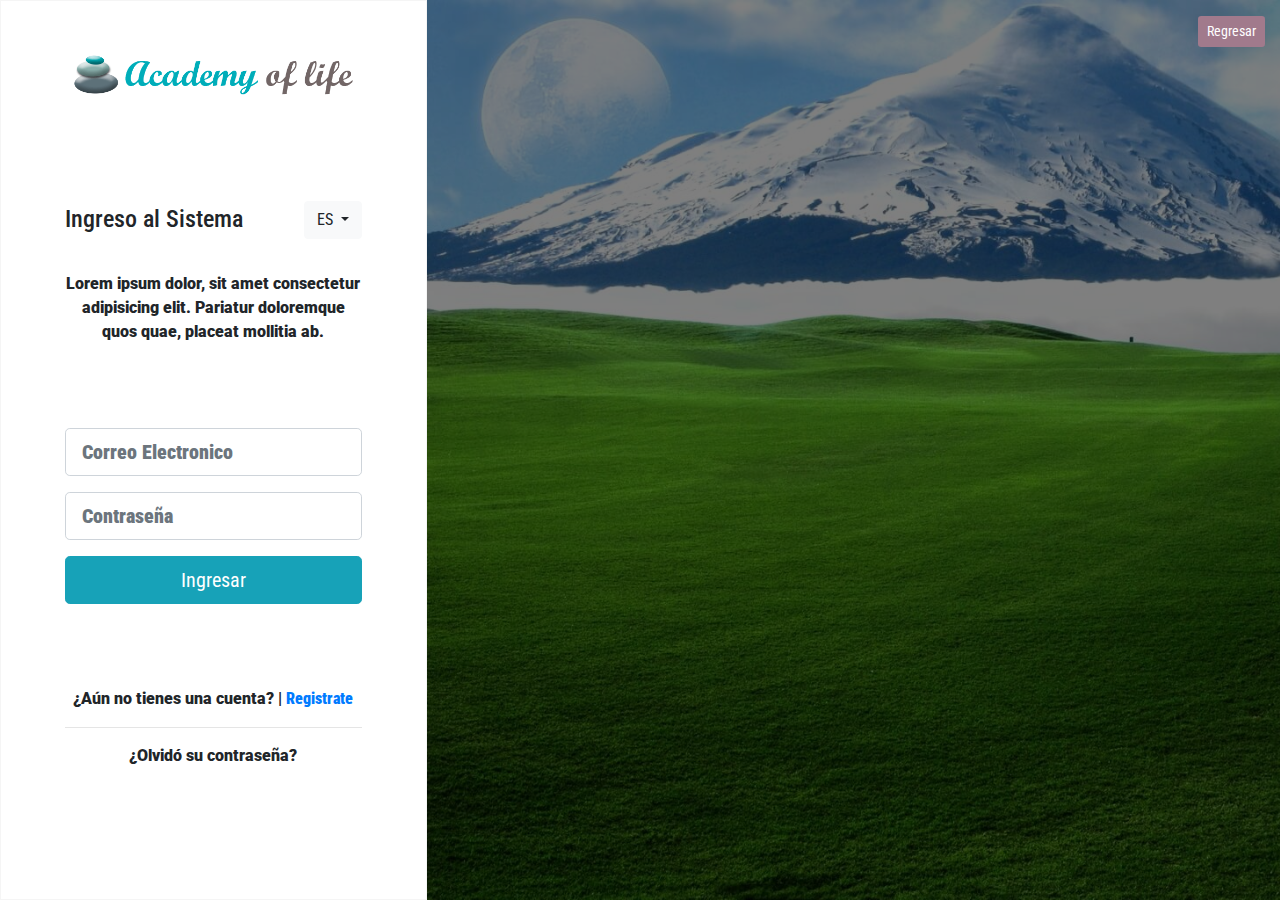
<file: ingresar.html>
<!DOCTYPE html>
<html lang="es">
<head>
	<meta charset="UTF-8">
	<meta name="viewport" content="width=device-width, initial-scale=1">
	<title>Academy of life | Ingresar</title>
	<link rel="icon" href="img/icono.png">
	<!--=====================================
	VÍNCULOS CSS
	======================================-->

	<!-- Latest compiled and minified CSS -->
	<link rel="stylesheet" href="https://maxcdn.bootstrapcdn.com/bootstrap/4.1.0/css/bootstrap.min.css">

	<!-- Font Awesome -->
	<link rel="stylesheet" href="https://use.fontawesome.com/releases/v5.7.2/css/all.css" integrity="sha384-fnmOCqbTlWIlj8LyTjo7mOUStjsKC4pOpQbqyi7RrhN7udi9RwhKkMHpvLbHG9Sr" crossorigin="anonymous">

	<!-- Fuente Open Sans -->
	<link href="https://fonts.googleapis.com/css?family=Roboto+Condensed|Roboto:100|Grand+Hotel" rel="stylesheet">

	<!-- Hoja Estilo Personalizada -->
    <link rel="stylesheet" href="css/style.css">
    <!-- Hoja de Estilo de la Página Ingresar -->
    <link rel="stylesheet" href="css/ingresar.css">

</head>

<body>

    <section class="contenedor">
        <div class="container-fluid h-100 px-md-0">
            <div class="row h-100 justify-content-center contenido mx-md-0">
                <!-- COLUMNA LOGIN -->
                <div class="col-12 col-md-6 col-lg-4 login p-4 p-sm-5">
                   
                    <div class="row h-100 aling-items-center p-sm-4 p-md-0 px-xl-3">
                         <!-- LOGO -->
                        <div class="col-12">
                            <a href="index.html">
                                <img src="img/logo-positivo.png" alt="Logo de Academy of life" class="img-fluid">
                            </a>
                        </div>
                        <!-- TTITULO E IDIOMA -->
                        <div class="col-12 d-flex align-items-center justify-content-between">
                            <!-- TITULO -->
                            <h4 class="d-inline-block mb-0">Ingreso al Sistema</h4>
                            <!-- IDIOMA -->
                            <div class="dropdown d-inline-block">
                                <button class="btn btn-light dropdown-toggle"
                                        type="button" id="dropdownIdioma" data-toggle="dropdown"
                                        aria-haspopup="true" aria-expanded="false">
                                ES
                                </button>
                                <div class="dropdown-menu" aria-labelledby="dropdownIdioma">
                                <a class="dropdown-item" href="#!">EN</a>
                                </div>
                            </div>
                        </div>
                        <!-- MENSAJE DE BIENVENIDA -->
                        <div class="col-12">
                            <p class="text-center">Lorem ipsum dolor, sit amet consectetur adipisicing elit. Pariatur doloremque quos quae, placeat mollitia ab.</p>
                        </div>
                        <!-- FORMULARIO -->
                        <div class="col-12">
                            <form action="#">
                                <div class="form-group">
                                    <label for="correoElectronico" class="sr-only">Correo Electronico</label>
                                    <input type="email" name="correoElectronico" id="correoElectronico" class="form-control form-control-lg" placeholder="Correo Electronico">
                                </div>
                                <div class="form-group">
                                    <label for="password" class="sr-only">Password</label>
                                    <input type="password" name="password" id="password" class="form-control form-control-lg" placeholder="Contraseña">
                                </div>
                                <div class="form-group">
                                    <a href="#" class="btn btn-info btn-block btn-lg">Ingresar</a>
                                </div>
                            </form>
                        </div>
                        <!-- REGISTRATE Y OLVIDO SU CONTRASEÑA -->
                        <div class="col-12 text-center">
                            <p>¿Aún no tienes una cuenta? | <a href="registrar.html">Registrate</a></p>
                            <hr>
                            <p>¿Olvidó su contraseña?</p>
                        </div>
                    </div>

                </div>
                <!-- COLUMNA IMAGEN -->
                <div class="col-12 col-lg-8 imagen h-100 d-none d-lg-block">
                    <div class="row h-100 d-flex flex-column justify-content-between align-content-end">
                        <!-- BOTON REGRESAR -->
                        <div class="col-4 my-3">
                            <a href="index.html" class="btn btnVioleta btn-sm float-right">Regresar</a>
                        </div>
                        <!-- REDES SOCIALES -->
                        <div class="col-4 d-flex align-items-end my-3">
                            <nav class="redesSociales w-100">
                                <ul class="list-unstyled m-0 d-flex justify-content-around">
                                    <li><a href="#"><i class="fab fa-facebook-f lead text-white"></i></a></li>
                                    <li><a href="#"><i class="fab fa-instagram lead text-white"></i></a></li>
                                    <li><a href="#"><i class="fab fa-linkedin lead text-white"></i></a></li>
                                    <li><a href="#"><i class="fab fa-twitter lead text-white"></i></a></li>
                                    <li><a href="#"><i class="fab fa-youtube lead text-white"></i></a></li>
                                </ul>
                            </nav>
                        </div>
                    </div>
                </div>
            </div>
        </div>
    </section>

	<!--=====================================
				VÍNCULOS JAVASCRIPT
	======================================-->

	<!-- jQuery library -->
	<script src="https://ajax.googleapis.com/ajax/libs/jquery/3.3.1/jquery.min.js"></script>

	<!-- Popper JS -->
	<script src="https://cdnjs.cloudflare.com/ajax/libs/popper.js/1.14.0/umd/popper.min.js"></script>

	<!-- Latest compiled JavaScript -->
	<script src="https://maxcdn.bootstrapcdn.com/bootstrap/4.1.0/js/bootstrap.min.js"></script>

	<!-- https://easings.net/es# -->
	<script src="js/plugins/jquery.easing.js"></script>

	<!-- https://markgoodyear.com/labs/scrollup/ -->
	<script src="js/plugins/scrollUP.js"></script>

	<!-- https://www.jqueryscript.net/loading/Handle-Loading-Progress-jQuery-Nite-Preloader.html -->
	<script src="js/plugins/jquery.nite.preloader.js"></script>

	<script src="js/script.js"></script>

</body>

</html>
</file>
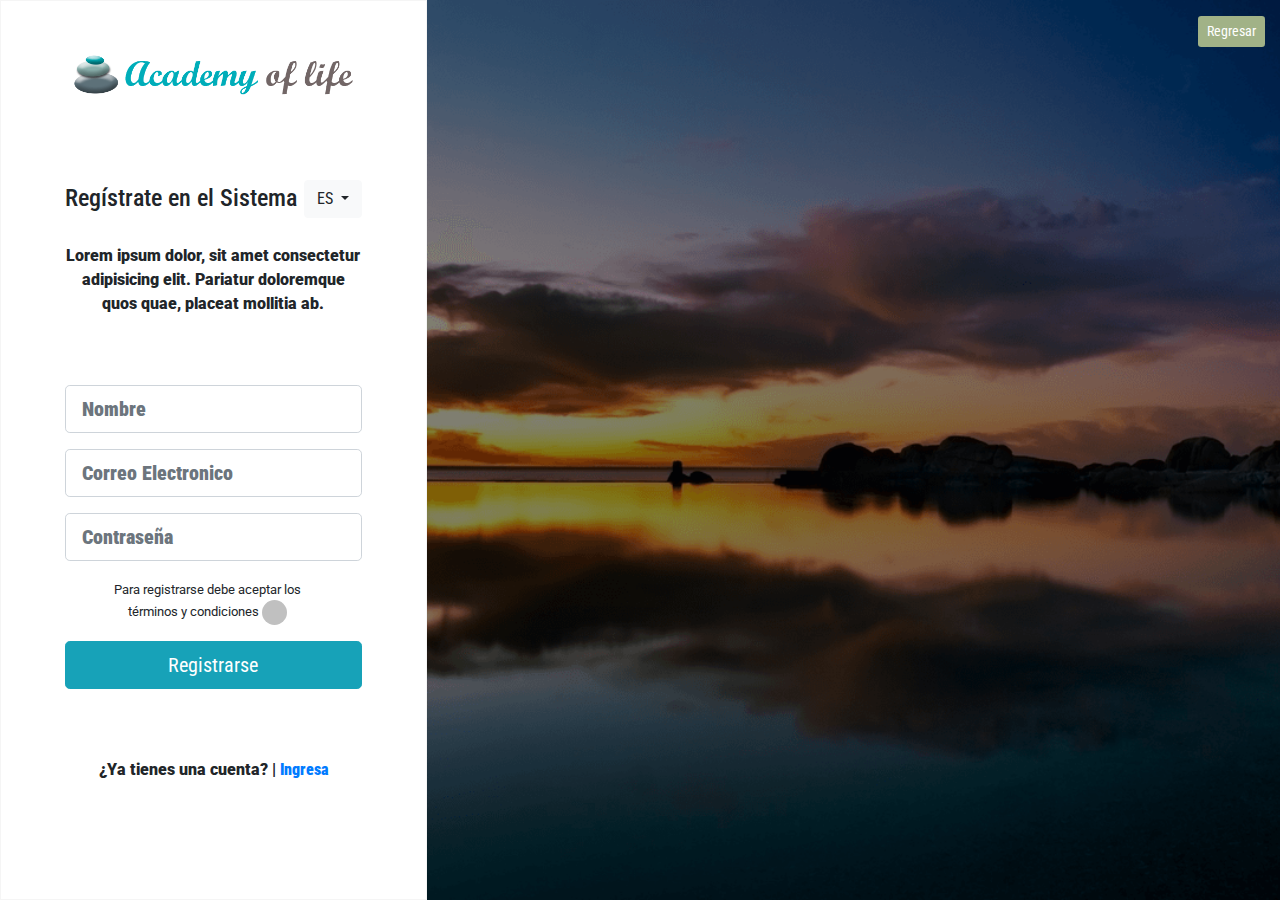
<file: registrar.html>
<!DOCTYPE html>
<html lang="es">
<head>
	<meta charset="UTF-8">
	<meta name="viewport" content="width=device-width, initial-scale=1">
	<title>Academy of life | Registrar</title>
	<link rel="icon" href="img/icono.png">
	<!--=====================================
	VÍNCULOS CSS
	======================================-->

	<!-- Latest compiled and minified CSS -->
	<link rel="stylesheet" href="https://maxcdn.bootstrapcdn.com/bootstrap/4.1.0/css/bootstrap.min.css">

	<!-- Font Awesome -->
	<link rel="stylesheet" href="https://use.fontawesome.com/releases/v5.7.2/css/all.css" integrity="sha384-fnmOCqbTlWIlj8LyTjo7mOUStjsKC4pOpQbqyi7RrhN7udi9RwhKkMHpvLbHG9Sr" crossorigin="anonymous">

	<!-- Fuente Open Sans -->
	<link href="https://fonts.googleapis.com/css?family=Roboto+Condensed|Roboto:100|Grand+Hotel" rel="stylesheet">

	<!-- Hoja Estilo Personalizada -->
    <link rel="stylesheet" href="css/style.css">
    <!-- Hoja de Estilo de la Página Registrar -->
    <link rel="stylesheet" href="css/registrar.css">

</head>

<body>

    <section class="contenedor">
        <div class="container-fluid h-100 px-md-0">
            <div class="row h-100 justify-content-center contenido mx-md-0">
                <!-- COLUMNA LOGIN -->
                <div class="col-12 col-md-6 col-lg-4 login p-4 p-sm-5">
                   
                    <div class="row h-100 aling-items-center p-sm-4 p-md-0 px-xl-3">
                         <!-- LOGO -->
                        <div class="col-12">
                            <a href="index.html">
                                <img src="img/logo-positivo.png" alt="Logo de Academy of life" class="img-fluid">
                            </a>
                        </div>
                        <!-- TTITULO E IDIOMA -->
                        <div class="col-12 d-flex align-items-center justify-content-between">
                            <!-- TITULO -->
                            <h4 class="d-inline-block mb-0">Regístrate en el Sistema</h4>
                            <!-- IDIOMA -->
                            <div class="dropdown d-inline-block">
                                <button class="btn btn-light dropdown-toggle"
                                        type="button" id="dropdownIdioma" data-toggle="dropdown"
                                        aria-haspopup="true" aria-expanded="false">
                                ES
                                </button>
                                <div class="dropdown-menu" aria-labelledby="dropdownIdioma">
                                <a class="dropdown-item" href="#!">EN</a>
                                </div>
                            </div>
                        </div>
                        <!-- MENSAJE DE BIENVENIDA -->
                        <div class="col-12">
                            <p class="text-center">Lorem ipsum dolor, sit amet consectetur adipisicing elit. Pariatur doloremque quos quae, placeat mollitia ab.</p>
                        </div>
                        <!-- FORMULARIO -->
                        <div class="col-12">
                            <form action="#">
                                <div class="form-group">
                                    <label for="nombre" class="sr-only">Nombre</label>
                                    <input type="text" name="nombre" id="nombre" class="form-control form-control-lg" placeholder="Nombre">
                                </div>
                                <div class="form-group">
                                    <label for="correoElectronico" class="sr-only">Correo Electronico</label>
                                    <input type="email" name="correoElectronico" id="correoElectronico" class="form-control form-control-lg" placeholder="Correo Electronico">
                                </div>
                                <div class="form-group">
                                    <label for="password" class="sr-only">Password</label>
                                    <input type="password" name="password" id="password" class="form-control form-control-lg" placeholder="Contraseña">
                                </div>
                                <div class="form-check-inline text-right mb-3">
                                    <input type="checkbox" id="terminos" class="form-check-input">
                                    <label class="form-check-label small text-center mx-lg-4" for="terminos">
                                    Para registrarse debe aceptar los términos y condiciones <span></span>
                                    </label>
                                </div>
                                <div class="form-group">
                                    <a href="#" class="btn btn-info btn-block btn-lg">Registrarse</a>
                                </div>
                            </form>
                        </div>
                        <!-- REGISTRATE Y OLVIDO SU CONTRASEÑA -->
                        <div class="col-12 text-center">
                            <p>¿Ya tienes una cuenta? | <a href="ingresar.html">Ingresa</a></p>
                        </div>
                    </div>

                </div>
                <!-- COLUMNA IMAGEN -->
                <div class="col-12 col-lg-8 imagen h-100 d-none d-lg-block">
                    <div class="row h-100 d-flex flex-column justify-content-between align-content-end">
                        <!-- BOTON REGRESAR -->
                        <div class="col-4 my-3">
                            <a href="index.html" class="btn btnVerde btn-sm float-right">Regresar</a>
                        </div>
                        <!-- REDES SOCIALES -->
                        <div class="col-4 d-flex align-items-end my-3">
                            <nav class="redesSociales w-100">
                                <ul class="list-unstyled m-0 d-flex justify-content-around">
                                    <li><a href="#"><i class="fab fa-facebook-f lead text-white"></i></a></li>
                                    <li><a href="#"><i class="fab fa-instagram lead text-white"></i></a></li>
                                    <li><a href="#"><i class="fab fa-linkedin lead text-white"></i></a></li>
                                    <li><a href="#"><i class="fab fa-twitter lead text-white"></i></a></li>
                                    <li><a href="#"><i class="fab fa-youtube lead text-white"></i></a></li>
                                </ul>
                            </nav>
                        </div>
                    </div>
                </div>
            </div>
        </div>
    </section>

	<!--=====================================
				VÍNCULOS JAVASCRIPT
	======================================-->

	<!-- jQuery library -->
	<script src="https://ajax.googleapis.com/ajax/libs/jquery/3.3.1/jquery.min.js"></script>

	<!-- Popper JS -->
	<script src="https://cdnjs.cloudflare.com/ajax/libs/popper.js/1.14.0/umd/popper.min.js"></script>

	<!-- Latest compiled JavaScript -->
	<script src="https://maxcdn.bootstrapcdn.com/bootstrap/4.1.0/js/bootstrap.min.js"></script>

	<!-- https://easings.net/es# -->
	<script src="js/plugins/jquery.easing.js"></script>

	<!-- https://markgoodyear.com/labs/scrollup/ -->
	<script src="js/plugins/scrollUP.js"></script>

	<!-- https://www.jqueryscript.net/loading/Handle-Loading-Progress-jQuery-Nite-Preloader.html -->
	<script src="js/plugins/jquery.nite.preloader.js"></script>

	<script src="js/script.js"></script>

</body>

</html>
</file>
<file: css/style.css>
/*=============================================
GLOBAL
=============================================*/
* {
  font-family: "Roboto", sans-serif;
  font-weight: 900;
}

a, h1, h2, h3, h4, h5, h6, button, select, option, .input-group, input, .input-group-text, textarea, .nav-link {
  font-family: "Roboto Condensed", sans-serif;
}

ul, ol {
  list-style: none;
}

a:visited, a:link, a:focus, a:hover, a:active {
  list-style: none;
  text-decoration: none;
}

.dropdown-menu {
  min-width: 0% !important;
  padding: 0 !important;
  font-size: 12px !important;
}

.dropdown-item {
  padding: 8px 18px !important;
  color: black !important;
  font-weight: 500 !important;
}

body {
  position: relative;
}

html {
  scroll-behavior: smooth;
}

/*=============================================
ESTILOS A .cabezera
=============================================*/
.cabezera {
  position: fixed;
  width: 100%;
  z-index: 2;
  background-color: rgba(0, 0, 0, 0.1);
}
.cabezera .idiomaLoginRegistro {
  text-align: center;
}
.cabezera .menuDeNavegacion li {
  cursor: pointer;
}
.cabezera .menuDeNavegacion li:hover {
  border-bottom: 3px solid white;
}
.cabezera .idiomaLoginRegistro button {
  font-size: 0.75rem;
}

/*=============================================
ESTILOS A .menuPrincipalMovil
=============================================*/
.menuPrincipalMovil {
  display: none;
  position: fixed;
  top: 0rem;
  left: -50rem;
  width: 100%;
  height: 100vh;
  z-index: 3;
  background-color: black;
  opacity: 0;
  transition: all 0.5s ease;
}
.menuPrincipalMovil .menuDeNavegacionMovil li {
  background-color: #5D7179;
  border: 1px solid #222222;
}

/*=============================================
ESTILOS A .hero
=============================================*/
.hero {
  position: relative;
}
.hero .filtro {
  position: absolute;
  top: 0;
  left: 0;
  width: 100%;
  height: 100%;
  background-image: url(../img/fondo_movil.png);
  background-size: cover;
}
.hero .filtro::after {
  content: "";
  position: absolute;
  top: 0;
  left: 0;
  width: 100%;
  height: inherit;
  background-color: rgba(0, 0, 0, 0.4);
}
.hero .tituloPrincipal {
  font-size: 2rem !important;
  font-family: "Grand Hotel", cursive;
  color: white;
}
.hero .icono {
  position: absolute;
  left: 50%;
  transform: translate(-50%, 10%);
}
.hero .icono i {
  height: 5rem;
  width: 5rem;
  display: flex;
  align-items: center;
  justify-content: center;
  font-size: 2rem;
  color: white;
  border-radius: 50%;
}
.hero .bgBlanco {
  background-color: white;
}

/*=============================================
ESTILOS A .nosotros
=============================================*/
.nosotros {
  background-color: #f7f8f8;
}
.nosotros i {
  display: flex;
  align-items: center;
  justify-content: center;
  font-size: 3rem;
  height: 8rem;
  width: 8rem;
  color: white;
  margin: 0 auto;
}
.nosotros .fa-users {
  background-color: #5d7179;
}
.nosotros .fa-graduation-cap {
  background-color: #a17a8c;
}
.nosotros .fa-laptop {
  background-color: #c1aa92;
}
.nosotros .fa-check {
  background-color: #a1b287;
}

/*=============================================
ESTILOS A .testimonios
=============================================*/
.testimonios {
  text-align: center;
}
.testimonios p {
  text-align: left;
}
.testimonios .imagen {
  overflow: hidden;
}
.testimonios img {
  transition: all 0.5s ease;
}
.testimonios img:hover {
  transform: scale(1.2);
}

/*=============================================
ESTILOS A .planes
=============================================*/
.planes {
  background-color: #5d7179;
}
.planes .precio {
  font-size: 2rem;
  font-weight: bold;
}

/*=============================================
ESTILOS A .faqMovil
=============================================*/
.faqMovil .headerCard, .faqEscritorio .headerCard {
  padding: 1.2rem;
  background-color: #b07b8f;
  color: white;
  text-align: center;
  border-radius: 1rem 1rem 0 0;
  position: relative;
}
.faqMovil .headerCard::before, .faqEscritorio .headerCard::before {
  content: "";
  position: absolute;
  width: 35px;
  height: 35px;
  top: 0;
  left: 10%;
  background-color: #b07b8f;
  transform: rotate(45deg) translate(-20%, -50%);
}

/*=============================================
ESTILOS A .faqEscritorio
=============================================*/
.faqEscritorio i {
  transition: all 0.3s ease;
}
.faqEscritorio .active {
  color: #b07b8f;
  font-size: 1.3rem;
}

/*=============================================
ESTILOS A .pieDePagina
=============================================*/
.pieDePagina {
  background-color: #343A40;
}
.pieDePagina .visitanos {
  background-color: #bea890;
}
.pieDePagina .visitanos .titulo {
  font-size: 2.2rem;
}

/*=============================================
ESTILOS A #scrollUP
=============================================*/
#scrollUP {
  display: none;
}
#scrollUP a {
  position: fixed;
  z-index: 100;
  width: 50px;
  height: 50px;
  border-radius: 50%;
  background-image: url(../img/flecha.jpg);
  background-color: black;
  bottom: 2%;
  right: 2%;
}

/*=============================================
            MEDIAS QUERYS
=============================================*/
@media (min-width: 576px) {
  .cabezera .logo .fa-bars {
    font-size: 1.8rem;
  }
  .cabezera .idiomaLoginRegistro {
    text-align: end;
  }
  .cabezera .idiomaLoginRegistro button {
    font-size: 1rem;
  }

  .menuPrincipalMovil .iconoCerrarYRedesSociales .fa-times {
    font-size: 1.8rem;
  }

  .pieDePagina .redesSociales ul {
    width: 75%;
    margin: 0 auto !important;
  }
}
@media (min-width: 768px) {
  .cabezera .logo .fa-bars {
    font-size: 2rem;
  }
  .cabezera .idiomaLoginRegistro {
    text-align: end;
  }
  .cabezera .idiomaLoginRegistro button {
    font-size: 1.1rem;
  }

  .pieDePagina .redesSociales ul {
    width: 50%;
    margin: 0 auto !important;
  }
}
@media (min-width: 992px) {
  .cabezera .idiomaLoginRegistro {
    text-align: end;
  }
  .cabezera .idiomaLoginRegistro button {
    font-size: 0.8rem;
  }

  .hero {
    height: 100vh;
    overflow: hidden;
    position: relative;
  }
  .hero .tituloPrincipal {
    font-size: 3rem !important;
    font-family: "Grand Hotel", cursive;
    color: white;
  }
  .hero .filtro {
    position: absolute;
    top: 0;
    left: 0;
    width: 100%;
    height: inherit;
    background-image: url(../img/filtro.png);
    background-repeat: repeat;
    background-size: auto;
  }
  .hero .filtro::after {
    background-color: transparent;
  }
  .hero .tarjetas {
    position: absolute;
    width: 100%;
    height: 100%;
    top: 0;
    left: 0;
  }

  .pieDePagina .visitanos {
    padding: 6.8rem 2.5rem !important;
    margin-top: -5rem;
  }
  .pieDePagina .redesSociales ul {
    width: 100%;
    margin: 0 auto !important;
  }
}

/*# sourceMappingURL=style.css.map */
</file>
<file: css/ingresar.css>
.contenedor {
  height: 100vh;
}
.contenedor .imagen {
  background-image: url(../img/monte.jpg);
  height: 100%;
  width: 100%;
  background-repeat: no-repeat;
  background-size: cover;
}
.contenedor .imagen::before {
  content: "";
  position: absolute;
  top: 0;
  left: 0;
  width: 100%;
  height: 100%;
  background-color: rgba(0, 0, 0, 0.5);
}
.contenedor .btnVioleta {
  background-color: #A17A8C;
  color: white;
}

@media (min-width: 768px) {
  .contenedor .contenido {
    background-image: url(../img/monte.jpg);
    height: 100%;
    width: 100%;
    background-repeat: no-repeat;
    background-size: cover;
  }
  .contenedor .contenido::before {
    content: "";
    position: absolute;
    top: 0;
    left: 0;
    width: 100%;
    height: 100%;
    background-color: rgba(0, 0, 0, 0.5);
  }
  .contenedor .contenido .login {
    background-color: white;
    border: 1px solid whitesmoke;
  }
}

/*# sourceMappingURL=ingresar.css.map */
</file>
<file: css/registrar.css>
input[type=checkbox] {
  display: none;
}

label[for=terminos] span {
  display: inline-block;
  width: 25px;
  height: 25px;
  background: silver;
  vertical-align: middle;
  border-radius: 100%;
}

input[type=checkbox]:checked + label[for=terminos] span {
  background: url(../img/check.png);
  background-repeat: no-repeat;
  background-size: cover;
  background-position: center;
}

.contenedor {
  height: 100vh;
}
.contenedor .imagen {
  background-image: url(../img/038.png);
  height: 100%;
  width: 100%;
  background-repeat: no-repeat;
  background-size: cover;
}
.contenedor .imagen::before {
  content: "";
  position: absolute;
  top: 0;
  left: 0;
  width: 100%;
  height: 100%;
  background-color: rgba(0, 0, 0, 0.5);
}
.contenedor .btnVerde {
  background-color: #A1B287;
  color: white;
}

@media (min-width: 768px) {
  .contenedor .contenido {
    background-image: url(../img/038.png);
    height: 100%;
    width: 100%;
    background-repeat: no-repeat;
    background-size: cover;
  }
  .contenedor .contenido::before {
    content: "";
    position: absolute;
    top: 0;
    left: 0;
    width: 100%;
    height: 100%;
    background-color: rgba(0, 0, 0, 0.5);
  }
  .contenedor .contenido .login {
    background-color: white;
    border: 1px solid whitesmoke;
  }
}

/*# sourceMappingURL=registrar.css.map */
</file>
